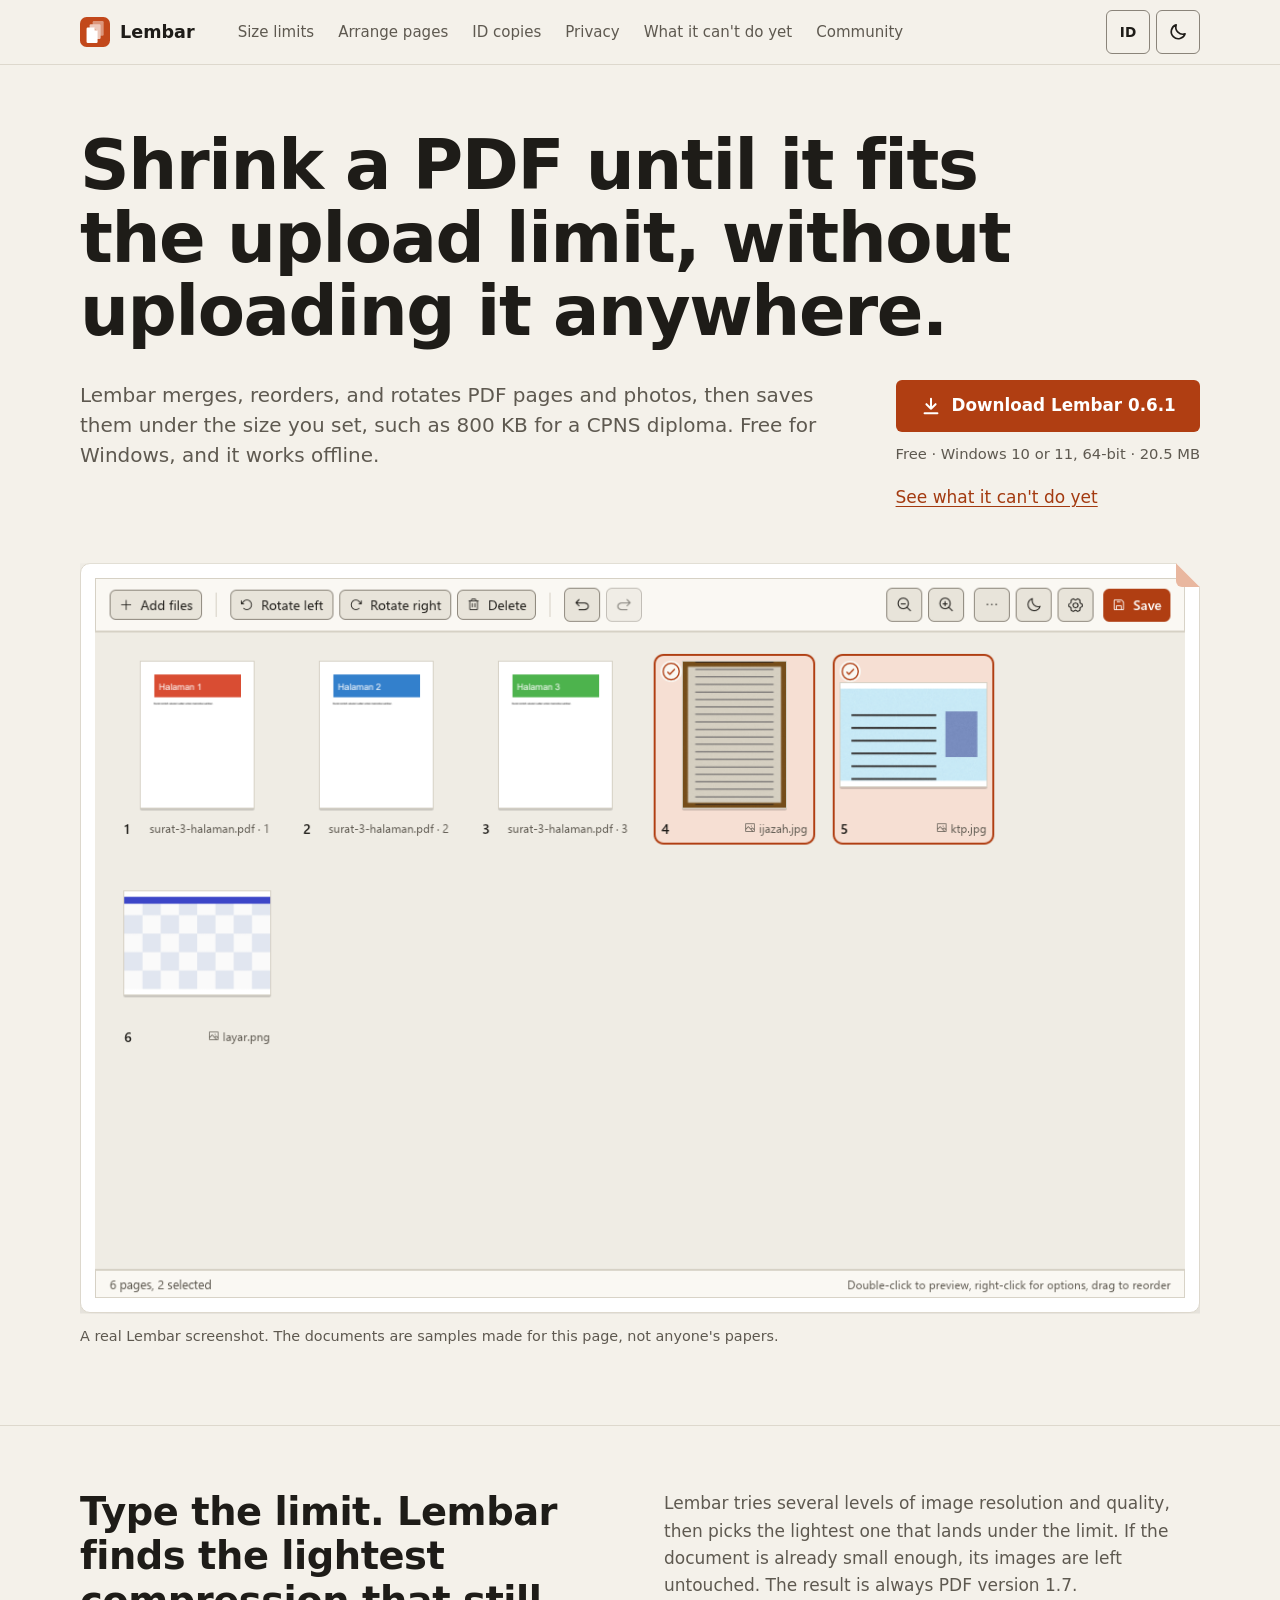
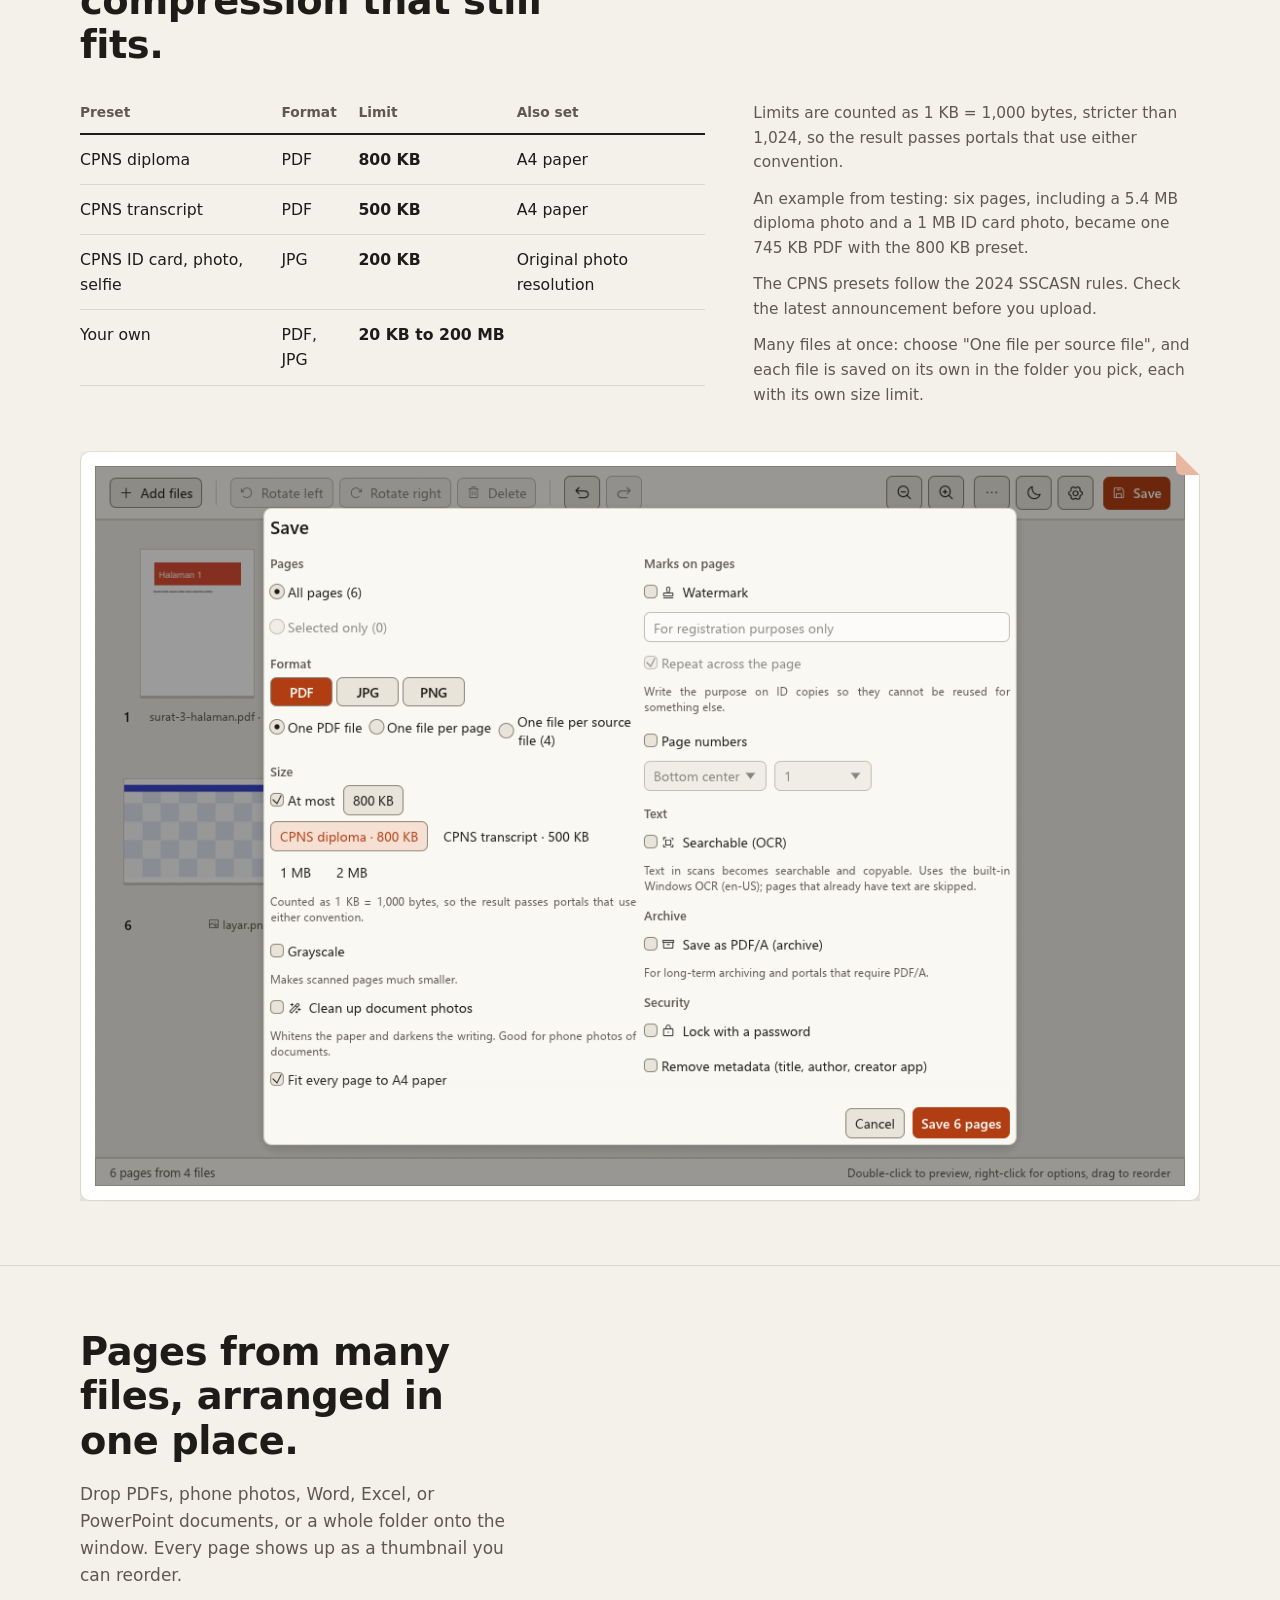
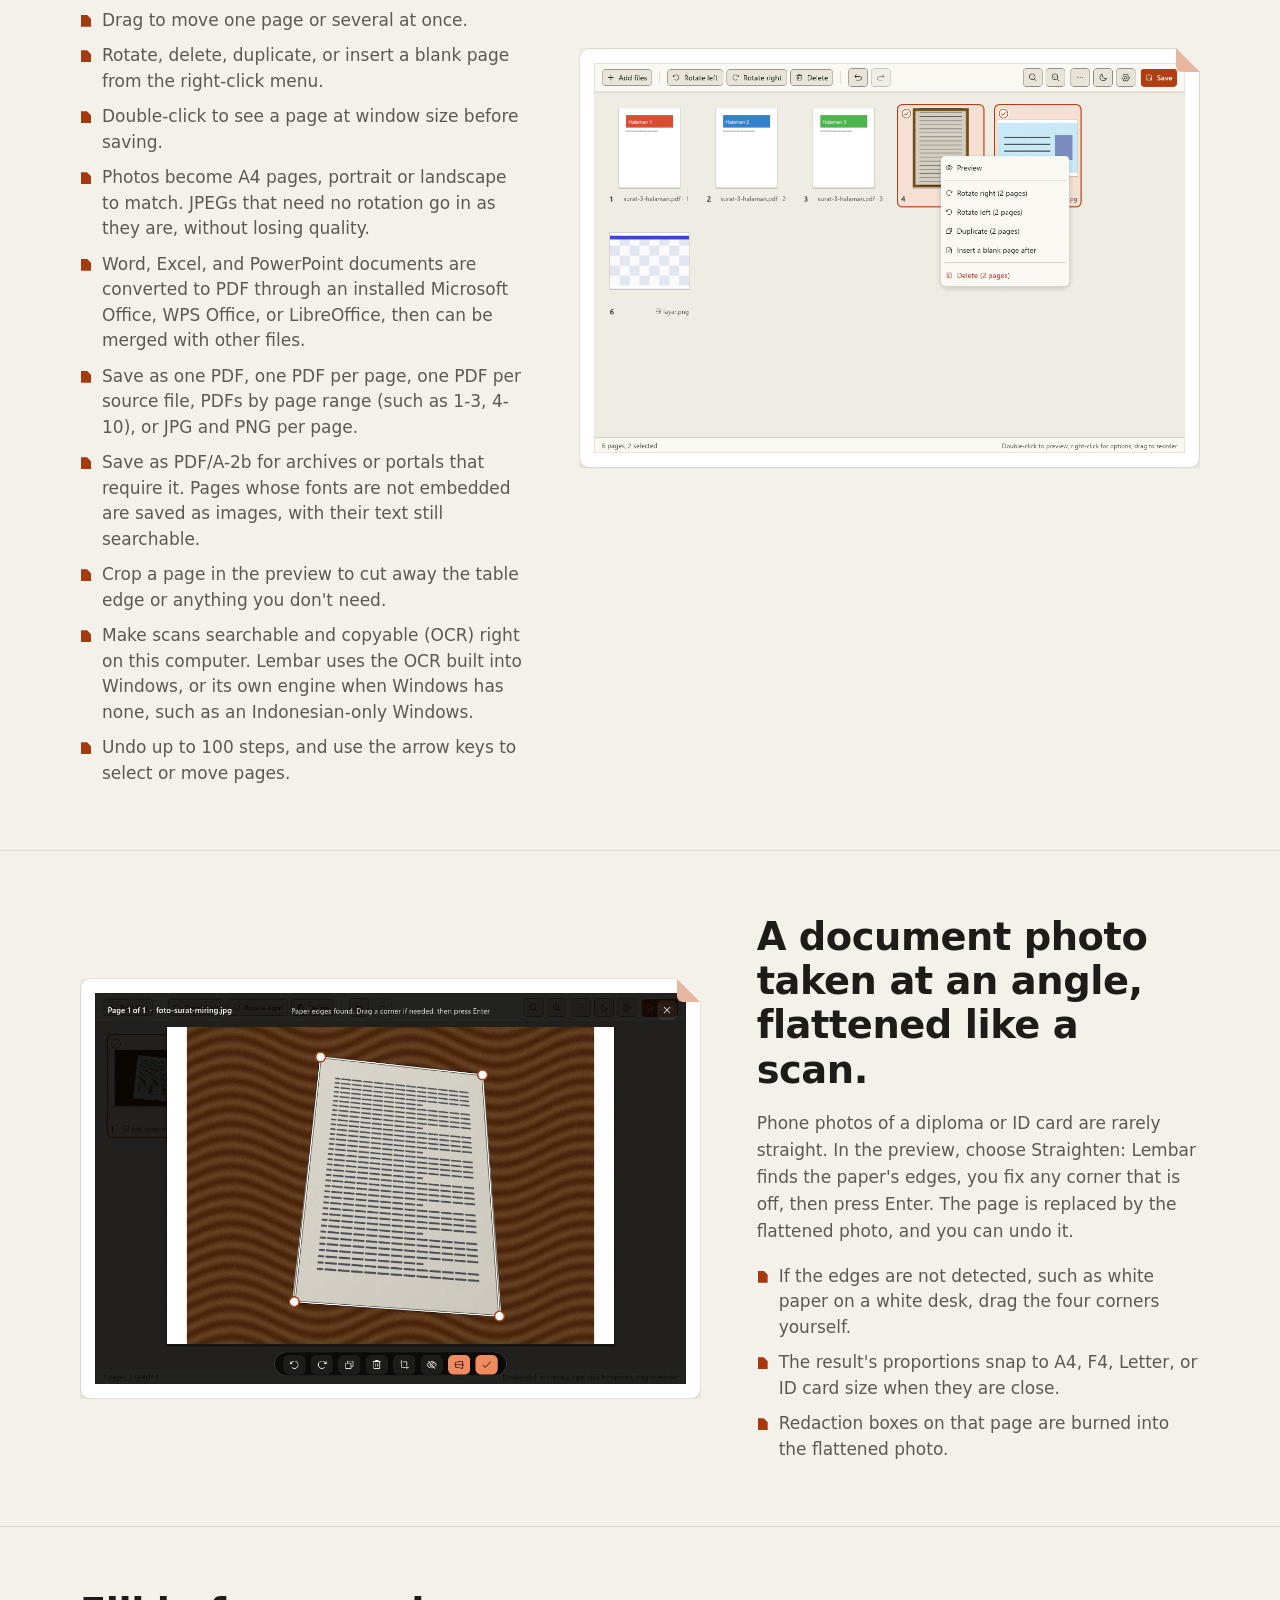
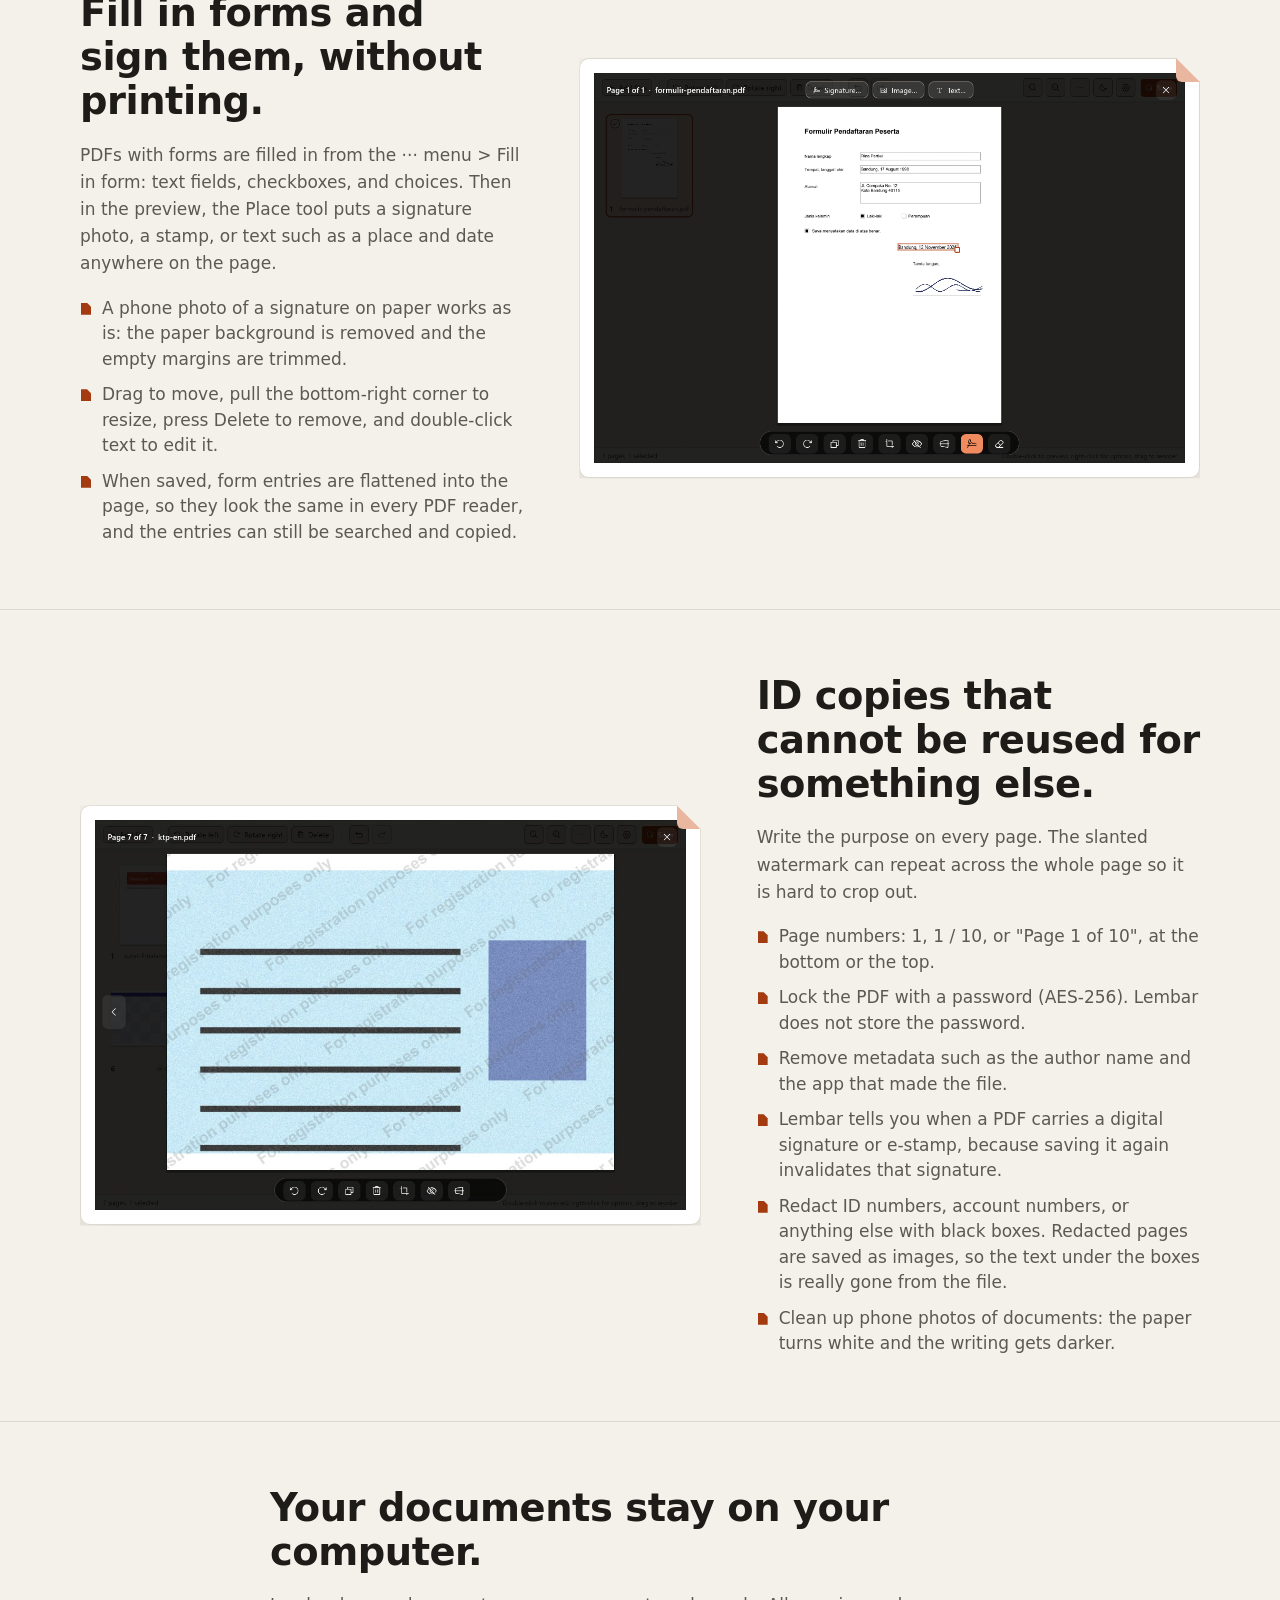
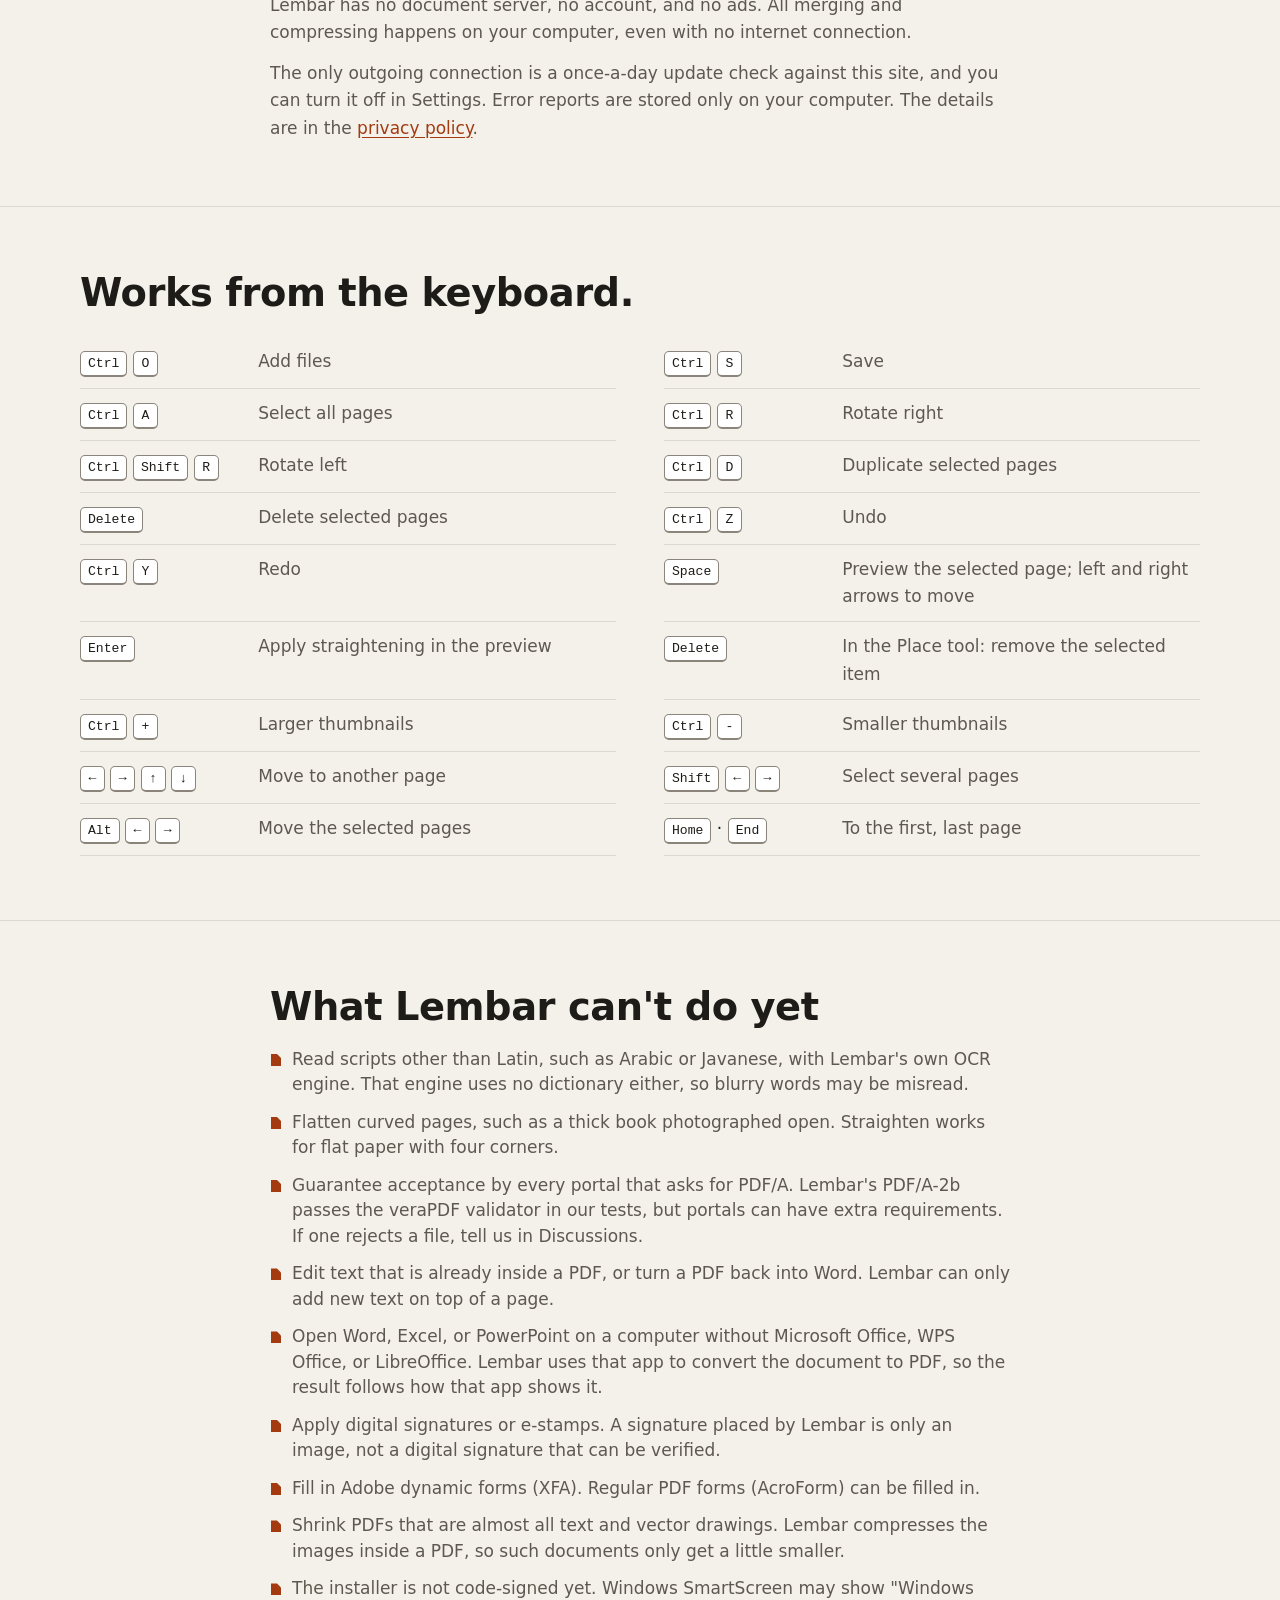
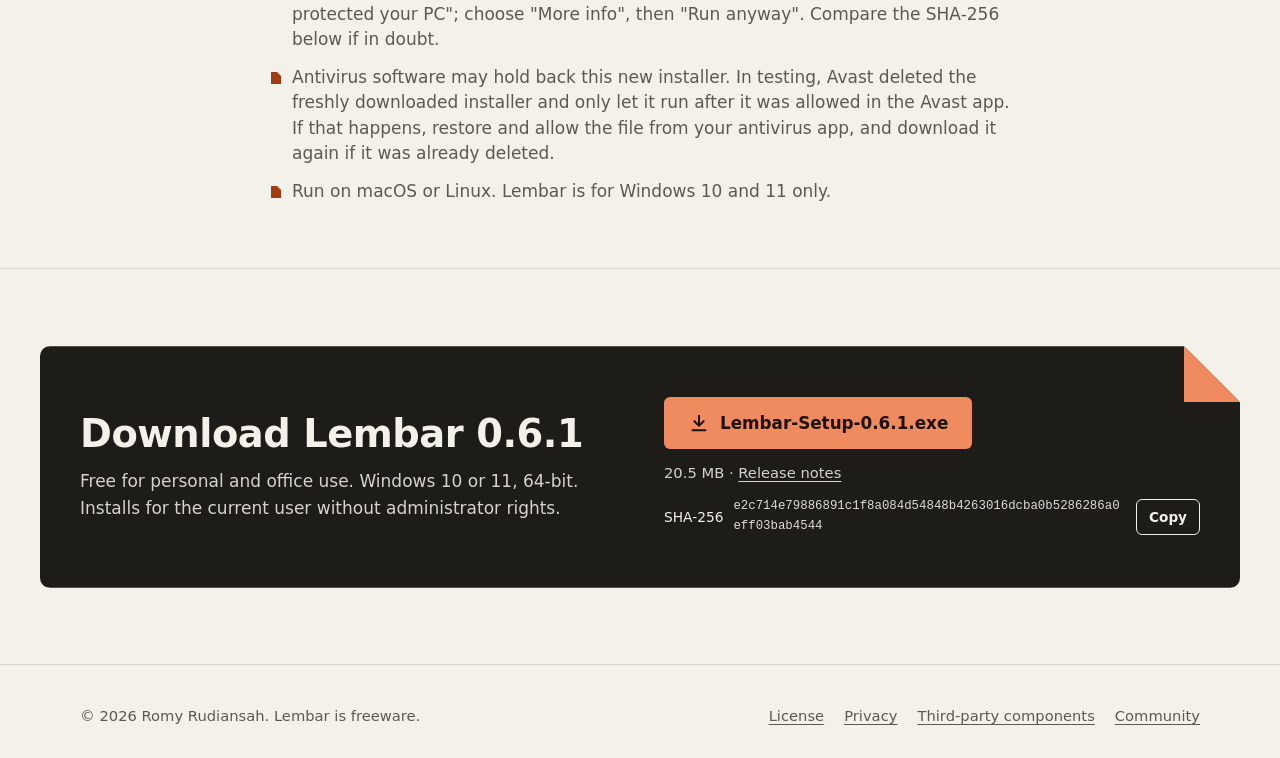
<file: index.html>
<!doctype html>
<html lang="id" data-lang="id">
<head>
  <meta charset="utf-8">
  <meta name="viewport" content="width=device-width, initial-scale=1">
  <title>Lembar: kompres PDF ke ukuran target, tanpa unggah</title>
  <meta name="description" content="Lembar menggabung, mengurutkan, dan memutar halaman PDF dan foto, lalu menyimpannya di bawah ukuran yang Anda tentukan. Gratis untuk Windows, berjalan tanpa internet.">
  <meta property="og:title" content="Lembar: kompres PDF ke ukuran target, tanpa unggah">
  <meta property="og:description" content="Gabung, urutkan, dan kompres PDF sampai muat batas unggahan. Freeware untuk Windows.">
  <meta property="og:type" content="website">
  <meta property="og:url" content="https://romyrudiansah.github.io/lembar/">
  <meta property="og:image" content="https://romyrudiansah.github.io/lembar/img/main-en.png">
  <meta name="theme-color" content="#F4F1EA">
  <link rel="icon" href="img/logo.svg" type="image/svg+xml">
  <link rel="icon" href="favicon.ico" sizes="any">
  <link rel="stylesheet" href="style.css">
  <script>
    // Bahasa dan tema dipilih sebelum halaman digambar supaya tidak berkedip.
    (function () {
      var d = document.documentElement, l = null, t = null;
      try { l = localStorage.getItem("lembar-lang"); t = localStorage.getItem("lembar-theme"); } catch (e) {}
      if (l !== "id" && l !== "en") l = /^id\b/i.test(navigator.language || "") ? "id" : "en";
      d.dataset.lang = l;
      d.lang = l;
      if (t === "dark") d.dataset.theme = "dark";
    })();
  </script>
</head>
<body>
<a class="skip" href="#isi"><span data-l="id">Langsung ke isi</span><span data-l="en">Skip to content</span></a>

<header class="top">
  <div class="wrap top-row">
    <a class="brand" href="./"><img src="img/logo.svg" alt="" width="30" height="30">Lembar</a>
    <nav class="nav" id="menu" aria-label="Menu">
      <a href="#batas"><span data-l="id">Batas ukuran</span><span data-l="en">Size limits</span></a>
      <a href="#susun"><span data-l="id">Susun halaman</span><span data-l="en">Arrange pages</span></a>
      <a href="#salinan"><span data-l="id">Salinan KTP</span><span data-l="en">ID copies</span></a>
      <a href="#privasi"><span data-l="id">Privasi</span><span data-l="en">Privacy</span></a>
      <a href="#belum"><span data-l="id">Yang belum bisa</span><span data-l="en">What it can't do yet</span></a>
      <a href="https://github.com/romyrudiansah/lembar/discussions"><span data-l="id">Komunitas</span><span data-l="en">Community</span></a>
    </nav>
    <div class="tools">
      <button class="tool" type="button" data-switch-lang>
        <span data-l="id" aria-label="Switch to English">EN</span><span data-l="en" aria-label="Ganti ke Bahasa Indonesia">ID</span>
      </button>
      <button class="tool tool-icon" type="button" data-switch-theme aria-pressed="false">
        <span class="sr-only"><span data-l="id">Mode gelap</span><span data-l="en">Dark mode</span></span>
        <svg class="i-moon" viewBox="0 0 24 24" aria-hidden="true"><path d="M20.5 14.2A8.5 8.5 0 0 1 9.8 3.5a8.5 8.5 0 1 0 10.7 10.7z"/></svg>
        <svg class="i-sun" viewBox="0 0 24 24" aria-hidden="true"><circle cx="12" cy="12" r="4"/><path d="M12 2.5v2M12 19.5v2M2.5 12h2M19.5 12h2M5.3 5.3l1.4 1.4M17.3 17.3l1.4 1.4M5.3 18.7l1.4-1.4M17.3 6.7l1.4-1.4"/></svg>
      </button>
      <button class="tool menu-btn" type="button" aria-expanded="false" aria-controls="menu" data-menu>Menu</button>
    </div>
  </div>
</header>

<main id="isi">
  <section class="hero">
    <div class="wrap">
      <h1>
        <span data-l="id">Kompres PDF sampai muat batas unggahan, tanpa mengunggahnya ke mana pun.</span>
        <span data-l="en">Shrink a PDF until it fits the upload limit, without uploading it anywhere.</span>
      </h1>
      <div class="hero-row">
        <p class="lead">
          <span data-l="id">Lembar menggabung, mengurutkan, dan memutar halaman PDF dan foto, lalu menyimpannya di bawah ukuran yang Anda tentukan, misalnya 800 KB untuk ijazah CPNS. Gratis untuk Windows dan berjalan tanpa internet.</span>
          <span data-l="en">Lembar merges, reorders, and rotates PDF pages and photos, then saves them under the size you set, such as 800 KB for a CPNS diploma. Free for Windows, and it works offline.</span>
        </p>
        <div class="hero-cta">
          <a class="btn btn-primary" href="https://github.com/romyrudiansah/lembar/releases/download/v0.6.1/Lembar-Setup-0.6.1.exe">
            <svg viewBox="0 0 24 24" aria-hidden="true"><path d="M12 4v11M7 10l5 5 5-5M5 20h14"/></svg>
            <span data-l="id">Unduh Lembar 0.6.1</span><span data-l="en">Download Lembar 0.6.1</span>
          </a>
          <p class="meta"><span data-l="id">Gratis · Windows 10 atau 11, 64-bit · 20.5 MB</span><span data-l="en">Free · Windows 10 or 11, 64-bit · 20.5 MB</span></p>
          <a class="text-link" href="#belum"><span data-l="id">Lihat yang belum bisa</span><span data-l="en">See what it can't do yet</span></a>
        </div>
      </div>
      <figure class="shot shot-hero">
        <img data-l="id" src="img/main-id.png" width="1120" height="740" fetchpriority="high" alt="Jendela Lembar berisi enam halaman: surat tiga halaman, foto ijazah, foto KTP, dan tangkapan layar. Dua halaman terpilih. Di kanan atas ada tombol Simpan.">
        <img data-l="en" src="img/main-en.png" width="1120" height="740" alt="The Lembar window with six pages: a three-page letter, a photo of a diploma, a photo of an ID card, and a screenshot. Two pages are selected. The Save button is at the top right.">
        <figcaption><span data-l="id">Tangkapan layar Lembar sungguhan. Dokumennya contoh buatan sendiri, bukan dokumen orang.</span><span data-l="en">A real Lembar screenshot. The documents are samples made for this page, not anyone's papers.</span></figcaption>
      </figure>
    </div>
  </section>

  <section class="sec" id="batas">
    <div class="wrap">
      <div class="fold-head">
        <h2><span data-l="id">Tulis batasnya. Lembar mencari kompresi paling ringan yang masih muat.</span><span data-l="en">Type the limit. Lembar finds the lightest compression that still fits.</span></h2>
        <p><span data-l="id">Lembar mencoba beberapa tingkat resolusi dan mutu gambar, lalu memilih tingkat paling ringan yang hasilnya di bawah batas. Bila dokumen sudah cukup kecil, gambarnya tidak disentuh sama sekali. Hasil selalu PDF versi 1.7.</span><span data-l="en">Lembar tries several levels of image resolution and quality, then picks the lightest one that lands under the limit. If the document is already small enough, its images are left untouched. The result is always PDF version 1.7.</span></p>
      </div>
      <div class="limits">
        <table>
          <caption class="sr-only"><span data-l="id">Preset batas ukuran di Lembar</span><span data-l="en">Size presets in Lembar</span></caption>
          <thead>
            <tr><th scope="col"><span data-l="id">Preset</span><span data-l="en">Preset</span></th><th scope="col">Format</th><th scope="col"><span data-l="id">Batas</span><span data-l="en">Limit</span></th><th scope="col"><span data-l="id">Ikut diatur</span><span data-l="en">Also set</span></th></tr>
          </thead>
          <tbody>
            <tr><td><span data-l="id">Ijazah CPNS</span><span data-l="en">CPNS diploma</span></td><td>PDF</td><td>800 KB</td><td><span data-l="id">Kertas A4</span><span data-l="en">A4 paper</span></td></tr>
            <tr><td><span data-l="id">Transkrip CPNS</span><span data-l="en">CPNS transcript</span></td><td>PDF</td><td>500 KB</td><td><span data-l="id">Kertas A4</span><span data-l="en">A4 paper</span></td></tr>
            <tr><td><span data-l="id">KTP, pas foto, swafoto CPNS</span><span data-l="en">CPNS ID card, photo, selfie</span></td><td>JPG</td><td>200 KB</td><td><span data-l="id">Resolusi asli foto</span><span data-l="en">Original photo resolution</span></td></tr>
            <tr><td><span data-l="id">Bebas</span><span data-l="en">Your own</span></td><td>PDF, JPG</td><td><span data-l="id">20 KB sampai 200 MB</span><span data-l="en">20 KB to 200 MB</span></td><td>&nbsp;</td></tr>
          </tbody>
        </table>
        <div class="limits-notes">
          <p><span data-l="id">Batas dihitung 1 KB = 1.000 byte, lebih ketat daripada 1.024, jadi hasilnya lolos portal yang memakai hitungan mana pun.</span><span data-l="en">Limits are counted as 1 KB = 1,000 bytes, stricter than 1,024, so the result passes portals that use either convention.</span></p>
          <p><span data-l="id">Contoh dari pengujian: enam halaman, termasuk foto ijazah 5,4 MB dan foto KTP 1 MB, menjadi satu PDF 745 KB dengan preset 800 KB.</span><span data-l="en">An example from testing: six pages, including a 5.4 MB diploma photo and a 1 MB ID card photo, became one 745 KB PDF with the 800 KB preset.</span></p>
          <p><span data-l="id">Preset CPNS mengikuti ketentuan SSCASN 2024. Periksa pengumuman terbaru sebelum mengunggah.</span><span data-l="en">The CPNS presets follow the 2024 SSCASN rules. Check the latest announcement before you upload.</span></p>
          <p><span data-l="id">Banyak file sekaligus: pilih "Satu file per file asal", dan tiap file disimpan sendiri di folder pilihan dengan batas ukurannya masing-masing.</span><span data-l="en">Many files at once: choose "One file per source file", and each file is saved on its own in the folder you pick, each with its own size limit.</span></p>
        </div>
      </div>
      <figure class="shot shot-wide">
        <img data-l="id" src="img/save-id.png" width="1120" height="740" loading="lazy" alt="Dialog Simpan Lembar. Kolom kiri: pilihan halaman, format PDF, JPG, atau PNG, satu file, per halaman, atau per file asal, batas ukuran dengan preset Ijazah CPNS 800 KB dan Transkrip CPNS 500 KB, hitam-putih, perjelas foto dokumen, dan kertas A4. Kolom kanan: watermark, nomor halaman, OCR, PDF/A untuk arsip, kata sandi, dan hapus metadata.">
        <img data-l="en" src="img/save-en.png" width="1120" height="740" loading="lazy" alt="The Lembar Save dialog. Left column: page choice, PDF, JPG, or PNG format, one file, per page, or per source file, a size limit with CPNS diploma 800 KB and CPNS transcript 500 KB presets, grayscale, document photo cleanup, and A4 paper. Right column: watermark, page numbers, OCR, PDF/A for archiving, password, and metadata removal.">
      </figure>
    </div>
  </section>

  <section class="sec" id="susun">
    <div class="wrap split">
      <div class="split-text">
        <h2><span data-l="id">Halaman dari banyak file, disusun di satu tempat.</span><span data-l="en">Pages from many files, arranged in one place.</span></h2>
        <p><span data-l="id">Seret PDF, foto dari ponsel, dokumen Word, Excel, atau PowerPoint, atau satu folder sekaligus ke jendela. Setiap halaman muncul sebagai gambar kecil yang bisa diurutkan.</span><span data-l="en">Drop PDFs, phone photos, Word, Excel, or PowerPoint documents, or a whole folder onto the window. Every page shows up as a thumbnail you can reorder.</span></p>
        <ul>
          <li><span data-l="id">Seret untuk memindah satu atau beberapa halaman sekaligus.</span><span data-l="en">Drag to move one page or several at once.</span></li>
          <li><span data-l="id">Putar, hapus, duplikat, atau sisipkan halaman kosong dari menu klik kanan.</span><span data-l="en">Rotate, delete, duplicate, or insert a blank page from the right-click menu.</span></li>
          <li><span data-l="id">Klik dua kali untuk melihat halaman sebesar jendela sebelum disimpan.</span><span data-l="en">Double-click to see a page at window size before saving.</span></li>
          <li><span data-l="id">Foto menjadi halaman A4, tegak atau mendatar mengikuti fotonya. JPEG yang tidak perlu diputar masuk apa adanya, tanpa turun mutu.</span><span data-l="en">Photos become A4 pages, portrait or landscape to match. JPEGs that need no rotation go in as they are, without losing quality.</span></li>
          <li><span data-l="id">Dokumen Word, Excel, dan PowerPoint diubah ke PDF lewat Microsoft Office, WPS Office, atau LibreOffice yang sudah terpasang, lalu bisa digabung dengan file lain.</span><span data-l="en">Word, Excel, and PowerPoint documents are converted to PDF through an installed Microsoft Office, WPS Office, or LibreOffice, then can be merged with other files.</span></li>
          <li><span data-l="id">Simpan sebagai satu PDF, satu PDF per halaman, satu PDF per file asal, PDF per rentang halaman (misalnya 1-3, 4-10), atau JPG dan PNG per halaman.</span><span data-l="en">Save as one PDF, one PDF per page, one PDF per source file, PDFs by page range (such as 1-3, 4-10), or JPG and PNG per page.</span></li>
          <li><span data-l="id">Simpan sebagai PDF/A-2b untuk arsip atau portal yang memintanya. Halaman yang fontnya tidak tertanam disimpan sebagai gambar, dengan teksnya tetap bisa dicari.</span><span data-l="en">Save as PDF/A-2b for archives or portals that require it. Pages whose fonts are not embedded are saved as images, with their text still searchable.</span></li>
          <li><span data-l="id">Potong halaman di pratinjau untuk membuang tepi meja atau bagian yang tidak perlu.</span><span data-l="en">Crop a page in the preview to cut away the table edge or anything you don't need.</span></li>
          <li><span data-l="id">Jadikan hasil pindai bisa dicari dan disalin (OCR) langsung di komputer ini. Lembar memakai OCR bawaan Windows, atau mesinnya sendiri bila Windows tidak punya, misalnya Windows yang hanya berbahasa Indonesia.</span><span data-l="en">Make scans searchable and copyable (OCR) right on this computer. Lembar uses the OCR built into Windows, or its own engine when Windows has none, such as an Indonesian-only Windows.</span></li>
          <li><span data-l="id">Urungkan sampai 100 langkah, dan pakai panah keyboard untuk memilih atau memindah halaman.</span><span data-l="en">Undo up to 100 steps, and use the arrow keys to select or move pages.</span></li>
        </ul>
      </div>
      <figure class="shot">
        <img data-l="id" src="img/arrange-id.png" width="1120" height="740" loading="lazy" alt="Grid halaman Lembar dengan menu klik kanan terbuka: Pratinjau, Putar kanan, Putar kiri, Duplikat, Sisipkan halaman kosong setelahnya, dan Hapus.">
        <img data-l="en" src="img/arrange-en.png" width="1120" height="740" loading="lazy" alt="The Lembar page grid with the right-click menu open: Preview, Rotate right, Rotate left, Duplicate, Insert a blank page after, and Delete.">
      </figure>
    </div>
  </section>

  <section class="sec" id="luruskan">
    <div class="wrap split split-flip">
      <figure class="shot">
        <img data-l="id" src="img/straighten-id.jpg" width="1120" height="740" loading="lazy" alt="Pratinjau foto surat yang diambil miring di atas meja kayu. Alat Luruskan aktif: empat titik putih menandai sudut kertas yang ditemukan otomatis, dengan petunjuk 'Tepi kertas ketemu. Seret sudut bila perlu, lalu tekan Enter'.">
        <img data-l="en" src="img/straighten-en.jpg" width="1120" height="740" loading="lazy" alt="A preview of a letter photographed at an angle on a wooden desk. The Straighten tool is active: four white dots mark the paper corners found automatically, with the hint 'Paper edges found. Drag a corner if needed, then press Enter'.">
      </figure>
      <div class="split-text">
        <h2><span data-l="id">Foto dokumen yang miring, jadi lurus seperti hasil pindai.</span><span data-l="en">A document photo taken at an angle, flattened like a scan.</span></h2>
        <p><span data-l="id">Foto ijazah atau KTP dari ponsel jarang lurus. Di pratinjau, pilih Luruskan: Lembar mencari tepi kertas, Anda membetulkan sudut yang meleset, lalu tekan Enter. Halaman itu diganti foto yang sudah lurus, dan bisa diurungkan.</span><span data-l="en">Phone photos of a diploma or ID card are rarely straight. In the preview, choose Straighten: Lembar finds the paper's edges, you fix any corner that is off, then press Enter. The page is replaced by the flattened photo, and you can undo it.</span></p>
        <ul>
          <li><span data-l="id">Bila tepi kertas tidak terdeteksi, misalnya kertas putih di meja putih, seret keempat sudutnya sendiri.</span><span data-l="en">If the edges are not detected, such as white paper on a white desk, drag the four corners yourself.</span></li>
          <li><span data-l="id">Rasio hasil dibulatkan ke A4, F4, Letter, atau ukuran KTP bila sudah dekat.</span><span data-l="en">The result's proportions snap to A4, F4, Letter, or ID card size when they are close.</span></li>
          <li><span data-l="id">Kotak sensor di halaman itu ikut menyatu ke foto hasil pelurusan.</span><span data-l="en">Redaction boxes on that page are burned into the flattened photo.</span></li>
        </ul>
      </div>
    </div>
  </section>

  <section class="sec" id="tempel">
    <div class="wrap split">
      <div class="split-text">
        <h2><span data-l="id">Isi formulir dan bubuhkan tanda tangan, tanpa mencetak.</span><span data-l="en">Fill in forms and sign them, without printing.</span></h2>
        <p><span data-l="id">PDF berformulir diisi lewat menu ··· &gt; Isi formulir: kolom teks, centang, dan pilihan. Lalu di pratinjau, alat Tempel menaruh foto tanda tangan, cap, atau teks seperti tempat dan tanggal di mana saja di halaman.</span><span data-l="en">PDFs with forms are filled in from the ··· menu &gt; Fill in form: text fields, checkboxes, and choices. Then in the preview, the Place tool puts a signature photo, a stamp, or text such as a place and date anywhere on the page.</span></p>
        <ul>
          <li><span data-l="id">Foto tanda tangan di kertas dari ponsel bisa langsung dipakai: latar kertasnya dibuang, tepi kosongnya dipangkas.</span><span data-l="en">A phone photo of a signature on paper works as is: the paper background is removed and the empty margins are trimmed.</span></li>
          <li><span data-l="id">Seret untuk menggeser, tarik pojok kanan bawah untuk mengubah ukuran, Delete untuk menghapus, dan klik dua kali pada teks untuk mengubahnya.</span><span data-l="en">Drag to move, pull the bottom-right corner to resize, press Delete to remove, and double-click text to edit it.</span></li>
          <li><span data-l="id">Saat disimpan, isian formulir diratakan jadi bagian halaman, jadi tampil sama di semua aplikasi pembaca PDF, dan isiannya tetap bisa dicari dan disalin.</span><span data-l="en">When saved, form entries are flattened into the page, so they look the same in every PDF reader, and the entries can still be searched and copied.</span></li>
        </ul>
      </div>
      <figure class="shot">
        <img data-l="id" src="img/place-id.png" width="1120" height="740" loading="lazy" alt="Pratinjau formulir pendaftaran yang sudah diisi: nama, tempat dan tanggal lahir, alamat, jenis kelamin, dan pernyataan yang dicentang. Alat Tempel aktif dengan tombol Tanda tangan, Gambar, dan Teks di atas; tanda tangan biru tertempel di atas garis tanda tangan, dan teks 'Bandung, 12 November 2026' terpilih.">
        <img data-l="en" src="img/place-en.png" width="1120" height="740" loading="lazy" alt="A preview of a filled-in registration form: name, place and date of birth, address, sex, and a checked declaration. The Place tool is active with the Signature, Image, and Text buttons at the top; a blue signature sits on the signature line, and the text 'Bandung, 12 November 2026' is selected.">
      </figure>
    </div>
  </section>

  <section class="sec" id="salinan">
    <div class="wrap split split-flip">
      <figure class="shot">
        <img data-l="id" src="img/watermark-id.jpg" width="1120" height="740" loading="lazy" alt="Pratinjau satu halaman di Lembar dengan watermark miring 'Hanya untuk keperluan pendaftaran' yang diulang di seluruh halaman.">
        <img data-l="en" src="img/watermark-en.jpg" width="1120" height="740" loading="lazy" alt="A single-page preview in Lembar with a slanted 'For registration purposes only' watermark repeated across the page.">
      </figure>
      <div class="split-text">
        <h2><span data-l="id">Salinan KTP yang tidak bisa dipakai untuk keperluan lain.</span><span data-l="en">ID copies that cannot be reused for something else.</span></h2>
        <p><span data-l="id">Tulis tujuannya di setiap halaman. Watermark miring bisa diulang di seluruh halaman supaya sulit dipotong.</span><span data-l="en">Write the purpose on every page. The slanted watermark can repeat across the whole page so it is hard to crop out.</span></p>
        <ul>
          <li><span data-l="id">Nomor halaman: 1, 1 / 10, atau "Halaman 1 dari 10", di bawah atau di atas.</span><span data-l="en">Page numbers: 1, 1 / 10, or "Page 1 of 10", at the bottom or the top.</span></li>
          <li><span data-l="id">Kunci PDF dengan kata sandi (AES-256). Lembar tidak menyimpan kata sandinya.</span><span data-l="en">Lock the PDF with a password (AES-256). Lembar does not store the password.</span></li>
          <li><span data-l="id">Hapus metadata seperti nama penulis dan aplikasi pembuat.</span><span data-l="en">Remove metadata such as the author name and the app that made the file.</span></li>
          <li><span data-l="id">Lembar memberi tahu bila sebuah PDF bertanda tangan digital atau e-meterai, karena menyimpannya ulang membatalkan tanda tangan itu.</span><span data-l="en">Lembar tells you when a PDF carries a digital signature or e-stamp, because saving it again invalidates that signature.</span></li>
          <li><span data-l="id">Sensor NIK, nomor rekening, atau bagian lain dengan kotak hitam. Halaman bersensor disimpan sebagai gambar, jadi teks di bawah kotak benar-benar hilang dari file.</span><span data-l="en">Redact ID numbers, account numbers, or anything else with black boxes. Redacted pages are saved as images, so the text under the boxes is really gone from the file.</span></li>
          <li><span data-l="id">Perjelas foto dokumen dari ponsel: kertas diputihkan dan tulisan dipertegas.</span><span data-l="en">Clean up phone photos of documents: the paper turns white and the writing gets darker.</span></li>
        </ul>
      </div>
    </div>
  </section>

  <section class="sec" id="privasi">
    <div class="wrap narrow">
      <h2><span data-l="id">Dokumen Anda tetap di komputer Anda.</span><span data-l="en">Your documents stay on your computer.</span></h2>
      <p><span data-l="id">Lembar tidak punya server dokumen, akun, atau iklan. Semua penggabungan dan kompresi terjadi di komputer Anda, juga saat tidak ada internet.</span><span data-l="en">Lembar has no document server, no account, and no ads. All merging and compressing happens on your computer, even with no internet connection.</span></p>
      <p><span data-l="id">Satu-satunya sambungan keluar adalah pemeriksaan pembaruan sekali sehari ke situs ini, dan bisa dimatikan di Pengaturan. Laporan galat hanya disimpan di komputer Anda. Rinciannya ada di <a href="privacy.html">kebijakan privasi</a>.</span><span data-l="en">The only outgoing connection is a once-a-day update check against this site, and you can turn it off in Settings. Error reports are stored only on your computer. The details are in the <a href="privacy.html">privacy policy</a>.</span></p>
    </div>
  </section>

  <section class="sec" id="keyboard">
    <div class="wrap">
      <h2><span data-l="id">Bisa dipakai dengan keyboard.</span><span data-l="en">Works from the keyboard.</span></h2>
      <dl class="keys">
        <div><dt><kbd>Ctrl</kbd> <kbd>O</kbd></dt><dd><span data-l="id">Tambah file</span><span data-l="en">Add files</span></dd></div>
        <div><dt><kbd>Ctrl</kbd> <kbd>S</kbd></dt><dd><span data-l="id">Simpan</span><span data-l="en">Save</span></dd></div>
        <div><dt><kbd>Ctrl</kbd> <kbd>A</kbd></dt><dd><span data-l="id">Pilih semua halaman</span><span data-l="en">Select all pages</span></dd></div>
        <div><dt><kbd>Ctrl</kbd> <kbd>R</kbd></dt><dd><span data-l="id">Putar kanan</span><span data-l="en">Rotate right</span></dd></div>
        <div><dt><kbd>Ctrl</kbd> <kbd>Shift</kbd> <kbd>R</kbd></dt><dd><span data-l="id">Putar kiri</span><span data-l="en">Rotate left</span></dd></div>
        <div><dt><kbd>Ctrl</kbd> <kbd>D</kbd></dt><dd><span data-l="id">Duplikat halaman terpilih</span><span data-l="en">Duplicate selected pages</span></dd></div>
        <div><dt><kbd>Delete</kbd></dt><dd><span data-l="id">Hapus halaman terpilih</span><span data-l="en">Delete selected pages</span></dd></div>
        <div><dt><kbd>Ctrl</kbd> <kbd>Z</kbd></dt><dd><span data-l="id">Urungkan</span><span data-l="en">Undo</span></dd></div>
        <div><dt><kbd>Ctrl</kbd> <kbd>Y</kbd></dt><dd><span data-l="id">Ulangi</span><span data-l="en">Redo</span></dd></div>
        <div><dt><kbd><span data-l="id">Spasi</span><span data-l="en">Space</span></kbd></dt><dd><span data-l="id">Pratinjau halaman terpilih; panah kiri dan kanan untuk berpindah</span><span data-l="en">Preview the selected page; left and right arrows to move</span></dd></div>
        <div><dt><kbd>Enter</kbd></dt><dd><span data-l="id">Terapkan pelurusan di pratinjau</span><span data-l="en">Apply straightening in the preview</span></dd></div>
        <div><dt><kbd>Delete</kbd></dt><dd><span data-l="id">Di alat Tempel: hapus tempelan yang dipilih</span><span data-l="en">In the Place tool: remove the selected item</span></dd></div>
        <div><dt><kbd>Ctrl</kbd> <kbd>+</kbd></dt><dd><span data-l="id">Perbesar gambar halaman</span><span data-l="en">Larger thumbnails</span></dd></div>
        <div><dt><kbd>Ctrl</kbd> <kbd>-</kbd></dt><dd><span data-l="id">Perkecil gambar halaman</span><span data-l="en">Smaller thumbnails</span></dd></div>
        <div><dt><kbd>←</kbd> <kbd>→</kbd> <kbd>↑</kbd> <kbd>↓</kbd></dt><dd><span data-l="id">Pindah ke halaman lain</span><span data-l="en">Move to another page</span></dd></div>
        <div><dt><kbd>Shift</kbd> <kbd>←</kbd> <kbd>→</kbd></dt><dd><span data-l="id">Pilih beberapa halaman</span><span data-l="en">Select several pages</span></dd></div>
        <div><dt><kbd>Alt</kbd> <kbd>←</kbd> <kbd>→</kbd></dt><dd><span data-l="id">Pindahkan halaman terpilih</span><span data-l="en">Move the selected pages</span></dd></div>
        <div><dt><kbd>Home</kbd> · <kbd>End</kbd></dt><dd><span data-l="id">Ke halaman pertama, terakhir</span><span data-l="en">To the first, last page</span></dd></div>
      </dl>
    </div>
  </section>

  <section class="sec" id="belum">
    <div class="wrap narrow">
      <h2><span data-l="id">Yang belum bisa dilakukan Lembar</span><span data-l="en">What Lembar can't do yet</span></h2>
      <ul class="gaps">
        <li><span data-l="id">Membaca huruf selain Latin, misalnya Arab atau aksara Jawa, dengan mesin OCR bawaan Lembar. Mesin itu juga tidak memakai kamus, jadi kata yang hurufnya buram bisa terbaca keliru.</span><span data-l="en">Read scripts other than Latin, such as Arabic or Javanese, with Lembar's own OCR engine. That engine uses no dictionary either, so blurry words may be misread.</span></li>
        <li><span data-l="id">Meluruskan halaman yang melengkung, misalnya buku tebal yang difoto terbuka. Luruskan bekerja untuk kertas datar dengan empat sudut.</span><span data-l="en">Flatten curved pages, such as a thick book photographed open. Straighten works for flat paper with four corners.</span></li>
        <li><span data-l="id">Menjamin diterima semua portal yang meminta PDF/A. PDF/A-2b dari Lembar lolos validator veraPDF dalam uji kami, tetapi portal bisa punya syarat tambahan. Bila ada yang menolak, ceritakan di Diskusi.</span><span data-l="en">Guarantee acceptance by every portal that asks for PDF/A. Lembar's PDF/A-2b passes the veraPDF validator in our tests, but portals can have extra requirements. If one rejects a file, tell us in Discussions.</span></li>
        <li><span data-l="id">Mengedit tulisan yang sudah ada di dalam PDF, atau mengubah PDF kembali menjadi Word. Lembar hanya bisa menambahkan teks baru di atas halaman.</span><span data-l="en">Edit text that is already inside a PDF, or turn a PDF back into Word. Lembar can only add new text on top of a page.</span></li>
        <li><span data-l="id">Membuka Word, Excel, atau PowerPoint di komputer tanpa Microsoft Office, WPS Office, atau LibreOffice. Lembar memakai aplikasi itu untuk mengubah dokumen ke PDF, jadi hasilnya mengikuti tampilan di aplikasi tersebut.</span><span data-l="en">Open Word, Excel, or PowerPoint on a computer without Microsoft Office, WPS Office, or LibreOffice. Lembar uses that app to convert the document to PDF, so the result follows how that app shows it.</span></li>
        <li><span data-l="id">Membubuhkan tanda tangan digital atau e-meterai. Tanda tangan yang ditempel Lembar hanyalah gambar, bukan tanda tangan digital yang bisa diverifikasi.</span><span data-l="en">Apply digital signatures or e-stamps. A signature placed by Lembar is only an image, not a digital signature that can be verified.</span></li>
        <li><span data-l="id">Mengisi formulir dinamis Adobe (XFA). Formulir PDF biasa (AcroForm) bisa diisi.</span><span data-l="en">Fill in Adobe dynamic forms (XFA). Regular PDF forms (AcroForm) can be filled in.</span></li>
        <li><span data-l="id">Mengecilkan PDF yang isinya hampir semua teks dan gambar vektor. Lembar mengompres gambar di dalam PDF, jadi dokumen seperti itu hanya mengecil sedikit.</span><span data-l="en">Shrink PDFs that are almost all text and vector drawings. Lembar compresses the images inside a PDF, so such documents only get a little smaller.</span></li>
        <li><span data-l="id">Installer belum bertanda tangan kode. Windows SmartScreen bisa menampilkan "Windows protected your PC"; pilih "More info", lalu "Run anyway". Bandingkan SHA-256 di bawah bila ragu.</span><span data-l="en">The installer is not code-signed yet. Windows SmartScreen may show "Windows protected your PC"; choose "More info", then "Run anyway". Compare the SHA-256 below if in doubt.</span></li>
        <li><span data-l="id">Antivirus bisa menahan installer yang masih baru ini. Saat diuji, Avast menghapus installer yang baru diunduh dan baru membiarkannya setelah diizinkan dari aplikasi Avast. Bila itu terjadi, pulihkan dan izinkan file itu dari aplikasi antivirus Anda, lalu unduh ulang bila filenya sudah terhapus.</span><span data-l="en">Antivirus software may hold back this new installer. In testing, Avast deleted the freshly downloaded installer and only let it run after it was allowed in the Avast app. If that happens, restore and allow the file from your antivirus app, and download it again if it was already deleted.</span></li>
        <li><span data-l="id">Berjalan di macOS atau Linux. Lembar hanya untuk Windows 10 dan 11.</span><span data-l="en">Run on macOS or Linux. Lembar is for Windows 10 and 11 only.</span></li>
      </ul>
    </div>
  </section>

  <section class="get" id="unduh">
    <div class="wrap get-sheet">
      <div>
        <h2><span data-l="id">Unduh Lembar 0.6.1</span><span data-l="en">Download Lembar 0.6.1</span></h2>
        <p><span data-l="id">Gratis untuk pemakaian pribadi maupun kantor. Windows 10 atau 11, 64-bit. Dipasang untuk pengguna ini tanpa hak administrator.</span><span data-l="en">Free for personal and office use. Windows 10 or 11, 64-bit. Installs for the current user without administrator rights.</span></p>
      </div>
      <div class="get-cta">
        <a class="btn btn-ink" href="https://github.com/romyrudiansah/lembar/releases/download/v0.6.1/Lembar-Setup-0.6.1.exe">
          <svg viewBox="0 0 24 24" aria-hidden="true"><path d="M12 4v11M7 10l5 5 5-5M5 20h14"/></svg>
          <span>Lembar-Setup-0.6.1.exe</span>
        </a>
        <p class="meta-ink">20.5 MB · <a href="https://github.com/romyrudiansah/lembar/releases"><span data-l="id">Catatan rilis</span><span data-l="en">Release notes</span></a></p>
        <div class="sha">
          <span>SHA-256</span>
          <code id="sha">e2c714e79886891c1f8a084d54848b4263016dcba0b5286286a0eff03bab4544</code>
          <button type="button" class="copy" data-copy="sha"><span data-l="id">Salin</span><span data-l="en">Copy</span></button>
        </div>
      </div>
    </div>
  </section>
</main>

<footer class="foot">
  <div class="wrap foot-row">
    <p>© 2026 Romy Rudiansah. <span data-l="id">Lembar adalah freeware.</span><span data-l="en">Lembar is freeware.</span></p>
    <nav aria-label="Footer">
      <a href="LICENSE.txt"><span data-l="id">Lisensi</span><span data-l="en">License</span></a>
      <a href="privacy.html"><span data-l="id">Privasi</span><span data-l="en">Privacy</span></a>
      <a href="THIRD-PARTY-NOTICES.txt"><span data-l="id">Komponen pihak ketiga</span><span data-l="en">Third-party components</span></a>
      <a href="https://github.com/romyrudiansah/lembar/discussions"><span data-l="id">Komunitas</span><span data-l="en">Community</span></a>
    </nav>
  </div>
</footer>
<script src="site.js"></script>
</body>
</html>
</file>
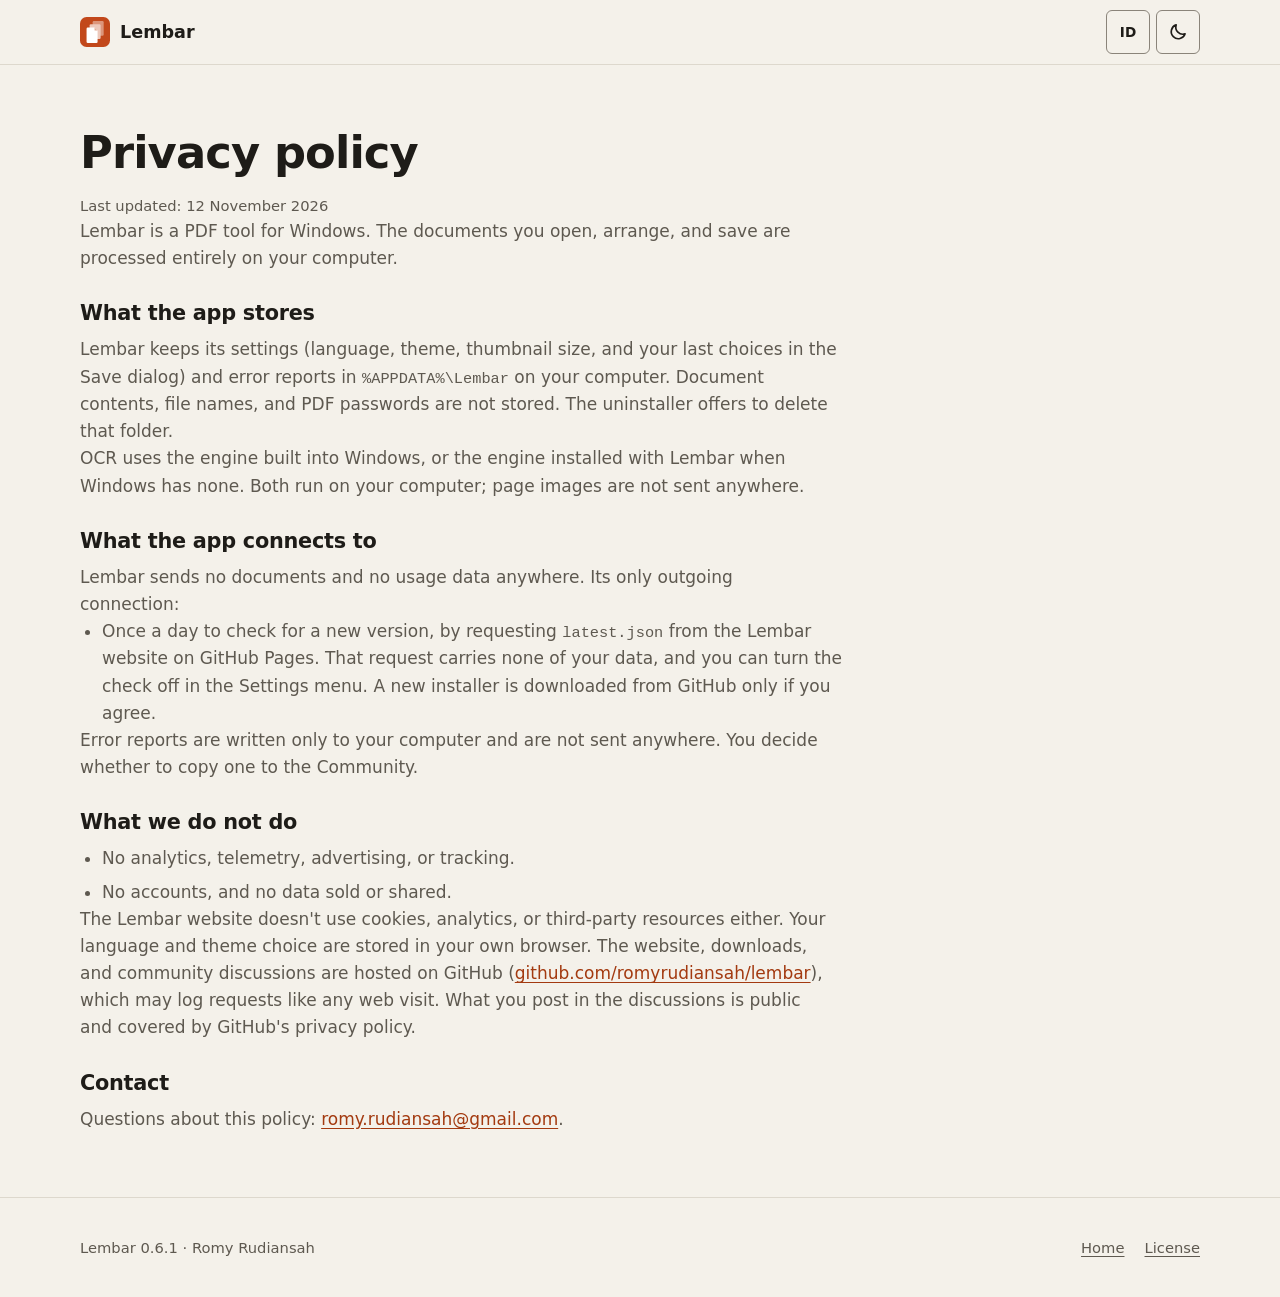
<file: privacy.html>
<!doctype html>
<html lang="id" data-lang="id">
<head>
  <meta charset="utf-8">
  <meta name="viewport" content="width=device-width, initial-scale=1">
  <title>Privasi Lembar</title>
  <meta name="description" content="Kebijakan privasi Lembar: dokumen diproses di komputer Anda, tanpa akun, tanpa analitik.">
  <meta name="theme-color" content="#F4F1EA">
  <link rel="icon" href="img/logo.svg" type="image/svg+xml">
  <link rel="icon" href="favicon.ico" sizes="any">
  <link rel="stylesheet" href="style.css">
  <script>
    (function () {
      var d = document.documentElement, l = null, t = null;
      try { l = localStorage.getItem("lembar-lang"); t = localStorage.getItem("lembar-theme"); } catch (e) {}
      if (l !== "id" && l !== "en") l = /^id\b/i.test(navigator.language || "") ? "id" : "en";
      d.dataset.lang = l;
      d.lang = l;
      if (t === "dark") d.dataset.theme = "dark";
    })();
  </script>
</head>
<body>
<a class="skip" href="#isi"><span data-l="id">Langsung ke isi</span><span data-l="en">Skip to content</span></a>

<header class="top">
  <div class="wrap top-row">
    <a class="brand" href="./"><img src="img/logo.svg" alt="" width="30" height="30">Lembar</a>
    <div class="tools">
      <button class="tool" type="button" data-switch-lang>
        <span data-l="id" aria-label="Switch to English">EN</span><span data-l="en" aria-label="Ganti ke Bahasa Indonesia">ID</span>
      </button>
      <button class="tool tool-icon" type="button" data-switch-theme aria-pressed="false">
        <span class="sr-only"><span data-l="id">Mode gelap</span><span data-l="en">Dark mode</span></span>
        <svg class="i-moon" viewBox="0 0 24 24" aria-hidden="true"><path d="M20.5 14.2A8.5 8.5 0 0 1 9.8 3.5a8.5 8.5 0 1 0 10.7 10.7z"/></svg>
        <svg class="i-sun" viewBox="0 0 24 24" aria-hidden="true"><circle cx="12" cy="12" r="4"/><path d="M12 2.5v2M12 19.5v2M2.5 12h2M19.5 12h2M5.3 5.3l1.4 1.4M17.3 17.3l1.4 1.4M5.3 18.7l1.4-1.4M17.3 6.7l1.4-1.4"/></svg>
      </button>
    </div>
  </div>
</header>

<main id="isi" class="doc wrap">
  <h1><span data-l="id">Kebijakan privasi</span><span data-l="en">Privacy policy</span></h1>
  <p class="meta"><span data-l="id">Terakhir diperbarui: 12 November 2026</span><span data-l="en">Last updated: 12 November 2026</span></p>
  <p><span data-l="id">Lembar adalah alat PDF untuk Windows. Dokumen yang Anda buka, susun, dan simpan diproses seluruhnya di komputer Anda.</span><span data-l="en">Lembar is a PDF tool for Windows. The documents you open, arrange, and save are processed entirely on your computer.</span></p>

  <h2><span data-l="id">Data yang disimpan aplikasi</span><span data-l="en">What the app stores</span></h2>
  <p><span data-l="id">Lembar menyimpan pengaturan (bahasa, tema, ukuran gambar halaman, dan pilihan terakhir di dialog Simpan) serta laporan galat di <code>%APPDATA%\Lembar</code> di komputer Anda. Isi dokumen, nama file, dan kata sandi PDF tidak disimpan. Uninstaller menawarkan untuk menghapus folder itu.</span><span data-l="en">Lembar keeps its settings (language, theme, thumbnail size, and your last choices in the Save dialog) and error reports in <code>%APPDATA%\Lembar</code> on your computer. Document contents, file names, and PDF passwords are not stored. The uninstaller offers to delete that folder.</span></p>

  <p><span data-l="id">OCR memakai mesin bawaan Windows, atau mesin yang ikut terpasang bersama Lembar bila Windows tidak punya. Keduanya berjalan di komputer Anda; gambar halaman tidak dikirim ke mana pun.</span><span data-l="en">OCR uses the engine built into Windows, or the engine installed with Lembar when Windows has none. Both run on your computer; page images are not sent anywhere.</span></p>

  <h2><span data-l="id">Sambungan internet aplikasi</span><span data-l="en">What the app connects to</span></h2>
  <p><span data-l="id">Lembar tidak mengirim dokumen atau data pemakaian ke mana pun. Satu-satunya sambungan keluar:</span><span data-l="en">Lembar sends no documents and no usage data anywhere. Its only outgoing connection:</span></p>
  <ul>
    <li><span data-l="id">Sekali sehari untuk memeriksa versi baru, dengan meminta <code>latest.json</code> dari situs Lembar di GitHub Pages. Tidak ada data Anda di dalam permintaan itu, dan pemeriksaan ini bisa dimatikan di menu Pengaturan. Installer baru diunduh dari GitHub hanya bila Anda setuju.</span><span data-l="en">Once a day to check for a new version, by requesting <code>latest.json</code> from the Lembar website on GitHub Pages. That request carries none of your data, and you can turn the check off in the Settings menu. A new installer is downloaded from GitHub only if you agree.</span></li>
  </ul>
  <p><span data-l="id">Laporan galat ditulis hanya ke komputer Anda dan tidak dikirim ke mana pun. Anda sendiri yang memutuskan apakah menyalinnya ke Komunitas.</span><span data-l="en">Error reports are written only to your computer and are not sent anywhere. You decide whether to copy one to the Community.</span></p>

  <h2><span data-l="id">Yang tidak kami lakukan</span><span data-l="en">What we do not do</span></h2>
  <ul>
    <li><span data-l="id">Tidak ada analitik, telemetri, iklan, atau pelacakan.</span><span data-l="en">No analytics, telemetry, advertising, or tracking.</span></li>
    <li><span data-l="id">Tidak ada akun, dan tidak ada data yang dijual atau dibagikan.</span><span data-l="en">No accounts, and no data sold or shared.</span></li>
  </ul>
  <p><span data-l="id">Situs Lembar juga tidak memakai cookie, analitik, atau sumber dari pihak lain. Pilihan bahasa dan tema Anda disimpan di browser Anda sendiri. Situs, unduhan, dan diskusi komunitas berada di GitHub (<a href="https://github.com/romyrudiansah/lembar">github.com/romyrudiansah/lembar</a>), yang bisa mencatat permintaan seperti kunjungan web biasa. Yang Anda tulis di diskusi bersifat publik dan mengikuti kebijakan privasi GitHub.</span><span data-l="en">The Lembar website doesn't use cookies, analytics, or third-party resources either. Your language and theme choice are stored in your own browser. The website, downloads, and community discussions are hosted on GitHub (<a href="https://github.com/romyrudiansah/lembar">github.com/romyrudiansah/lembar</a>), which may log requests like any web visit. What you post in the discussions is public and covered by GitHub's privacy policy.</span></p>

  <h2><span data-l="id">Kontak</span><span data-l="en">Contact</span></h2>
  <p><span data-l="id">Pertanyaan tentang kebijakan ini:</span><span data-l="en">Questions about this policy:</span> <a href="mailto:romy.rudiansah@gmail.com">romy.rudiansah@gmail.com</a>.</p>
</main>

<footer class="foot">
  <div class="wrap foot-row">
    <p>Lembar 0.6.1 · Romy Rudiansah</p>
    <nav aria-label="Footer">
      <a href="./"><span data-l="id">Halaman utama</span><span data-l="en">Home</span></a>
      <a href="LICENSE.txt"><span data-l="id">Lisensi</span><span data-l="en">License</span></a>
    </nav>
  </div>
</footer>
<script src="site.js"></script>
</body>
</html>
</file>
<file: style.css>
/* Situs Lembar. Alasan tiap pilihan ada di site/DESIGN.md. */
:root {
  --bg: #F4F1EA;
  --panel: #FFFFFF;
  --ink: #1E1C18;
  --dim: #5E5950;
  --line: #DDD8CD;
  --edge: #8A847A;
  --accent: #B03E12;
  --on-accent: #FFFFFF;
  --link: #A33A10;
  --fold: #E9B79F;
  --sheet: #1E1C18;
  --on-sheet: #F4F1EA;
  /* Tombol di lembar unduh memakai aksen tema sebaliknya supaya tepinya kontras 3:1 dengan lembar. */
  --sheet-btn: #EF8B5F;
  --on-sheet-btn: #1E0F07;
  --shadow: 0 14px 40px rgba(30, 28, 24, .16);
  --gutter: clamp(16px, 4vw, 40px);
  color-scheme: light;
}
:root[data-theme="dark"] {
  --bg: #12110F;
  --panel: #1C1B18;
  --ink: #F0EDE6;
  --dim: #A8A298;
  --line: #33302B;
  --edge: #7A746B;
  --accent: #EF8B5F;
  --on-accent: #1E0F07;
  --link: #F09A72;
  --fold: #7A3A1F;
  --sheet: #F0EDE6;
  --on-sheet: #1E1C18;
  --sheet-btn: #B03E12;
  --on-sheet-btn: #FFFFFF;
  --shadow: 0 14px 40px rgba(0, 0, 0, .5);
  color-scheme: dark;
}

*, *::before, *::after { box-sizing: border-box; }
html { -webkit-text-size-adjust: 100%; scroll-behavior: smooth; }
body {
  margin: 0;
  background: var(--bg);
  color: var(--ink);
  font: 17px/1.6 "Segoe UI Variable Text", "Segoe UI", system-ui, sans-serif;
}
img, svg { display: block; max-width: 100%; }
img { height: auto; }
h1, h2, h3 { font-family: "Segoe UI Variable Display", "Segoe UI", system-ui, sans-serif; margin: 0; font-weight: 600; }
h1 { font-size: clamp(2.1rem, 1.2rem + 4vw, 4.3rem); line-height: 1.06; letter-spacing: -.02em; max-width: 20ch; }
h2 { font-size: clamp(1.6rem, 1.2rem + 1.5vw, 2.4rem); line-height: 1.15; letter-spacing: -.012em; }
p { margin: 0; }
ul { margin: 0; padding: 0; list-style: none; }
a { color: var(--link); text-underline-offset: 3px; }
a:hover { text-decoration-thickness: 2px; }
:focus-visible { outline: 3px solid var(--link); outline-offset: 2px; border-radius: 4px; }
code, kbd { font-family: "Cascadia Mono", Consolas, monospace; font-size: .9em; }

html[data-lang="id"] [data-l="en"], html[data-lang="en"] [data-l="id"] { display: none !important; }

.wrap { width: min(1200px, 100%); margin-inline: auto; padding-inline: var(--gutter); }
.narrow { max-width: 820px; }
.sr-only { position: absolute; width: 1px; height: 1px; overflow: hidden; clip-path: inset(50%); white-space: nowrap; }
.skip { position: absolute; left: 12px; top: -60px; padding: 10px 14px; background: var(--accent); color: var(--on-accent); border-radius: 6px; z-index: 5; }
.skip:focus { top: 12px; }

/* Kepala halaman */
.top { border-bottom: 1px solid var(--line); }
.top-row { display: flex; align-items: center; gap: 20px; min-height: 64px; }
.brand { display: inline-flex; align-items: center; gap: 10px; min-height: 44px; font: 600 1.1rem "Segoe UI Variable Display", "Segoe UI", system-ui, sans-serif; color: var(--ink); text-decoration: none; }
.nav { display: flex; gap: 2px; margin-left: 12px; }
.nav a { display: inline-flex; align-items: center; min-height: 44px; padding: 0 11px; border-radius: 6px; color: var(--dim); font-size: .94rem; text-decoration: none; white-space: nowrap; }
.nav a:hover { color: var(--ink); background: var(--panel); }
.tools { display: flex; gap: 6px; margin-left: auto; }
.tool { display: inline-grid; place-items: center; min-width: 44px; height: 44px; padding: 0 10px; border: 1px solid var(--edge); border-radius: 6px; background: transparent; color: var(--ink); font: 600 .85rem "Segoe UI", system-ui, sans-serif; cursor: pointer; }
.tool:hover { background: var(--panel); }
.tool svg { width: 20px; height: 20px; fill: none; stroke: currentColor; stroke-width: 2; stroke-linecap: round; stroke-linejoin: round; }
.i-sun { display: none; }
:root[data-theme="dark"] .i-sun { display: block; }
:root[data-theme="dark"] .i-moon { display: none; }
.menu-btn { display: none; }

/* Pembuka */
.hero { padding-block: clamp(36px, 5vw, 72px) clamp(40px, 6vw, 80px); }
.hero-row { display: grid; grid-template-columns: minmax(0, 1fr) auto; gap: 24px 56px; align-items: start; margin-top: clamp(20px, 3vw, 32px); }
.lead { max-width: 58ch; color: var(--dim); font-size: clamp(1.05rem, 1rem + .35vw, 1.25rem); line-height: 1.5; }
.hero-cta { display: grid; justify-items: start; gap: 10px; }
.meta { color: var(--dim); font-size: .92rem; }
.btn { display: inline-flex; align-items: center; justify-content: center; gap: 10px; min-height: 52px; padding: 0 24px; border-radius: 6px; font-weight: 600; font-size: 1.05rem; text-decoration: none; transition: filter .12s ease; }
.btn svg { width: 22px; height: 22px; fill: none; stroke: currentColor; stroke-width: 2.2; stroke-linecap: round; stroke-linejoin: round; }
.btn-primary { background: var(--accent); color: var(--on-accent); }
.btn-primary:hover { filter: brightness(1.1); }
.btn-ink { background: var(--sheet-btn); color: var(--on-sheet-btn); }
.btn-ink:hover { filter: brightness(1.1); }
.text-link { display: inline-flex; align-items: center; min-height: 44px; }

/* Motif: sudut terlipat dari logo. Tangkapan layar duduk di atas lembar kertas tipis yang sudut kanan atasnya
   terlipat. Lipatan (24 px) lebih kecil dari tepi kertas (14 px) ditambah jaraknya, jadi isi gambar tidak
   pernah terpotong. */
.shot { margin: 0; position: relative; }
.shot img {
  width: 100%;
  padding: 14px;
  background: var(--panel);
  border-radius: 10px;
  border: 1px solid var(--line);
  box-shadow: var(--shadow);
  clip-path: polygon(0 0, calc(100% - 24px) 0, 100% 24px, 100% 100%, 0 100%);
}
.shot::after {
  content: "";
  position: absolute;
  top: 0;
  right: 0;
  width: 24px;
  height: 24px;
  background: var(--fold);
  clip-path: polygon(0 0, 0 100%, 100% 100%);
  border-bottom-left-radius: 6px;
}
.shot figcaption { margin-top: 12px; color: var(--dim); font-size: .9rem; }
.shot-hero { margin-top: clamp(28px, 4vw, 44px); }
.shot-wide { margin-top: clamp(28px, 4vw, 44px); }

.sec { padding-block: clamp(36px, 5vw, 72px); border-top: 1px solid var(--line); }
.sec p + p { margin-top: 14px; }
.sec > .wrap > h2, .narrow > h2 { margin-bottom: 18px; }
.narrow p { color: var(--dim); }

.fold-head { display: grid; grid-template-columns: minmax(0, 6fr) minmax(0, 6fr); gap: 16px 48px; align-items: start; margin-bottom: clamp(24px, 3vw, 34px); }
.fold-head p { color: var(--dim); }

.limits { display: grid; grid-template-columns: minmax(0, 7fr) minmax(0, 5fr); gap: 24px 48px; align-items: start; }
.limits table { width: 100%; border-collapse: collapse; font-size: .98rem; }
.limits th { text-align: left; font-weight: 600; color: var(--dim); font-size: .86rem; padding: 0 12px 10px 0; border-bottom: 2px solid var(--ink); }
.limits td { padding: 12px 12px 12px 0; border-bottom: 1px solid var(--line); vertical-align: top; }
.limits td:nth-child(3) { font-weight: 600; white-space: nowrap; }
.limits-notes { display: grid; gap: 12px; color: var(--dim); font-size: .96rem; }
.limits-notes p + p { margin-top: 0; }

.split { display: grid; grid-template-columns: minmax(0, 5fr) minmax(0, 7fr); gap: 32px 56px; align-items: center; }
.split-flip { grid-template-columns: minmax(0, 7fr) minmax(0, 5fr); }
.split-text h2 { margin-bottom: 18px; }
.split-text p { color: var(--dim); }
.split-text ul { margin-top: 18px; display: grid; gap: 10px; }
.split-text li, .gaps li { position: relative; padding-left: 22px; color: var(--dim); line-height: 1.5; }
.split-text li::before, .gaps li::before {
  content: "";
  position: absolute;
  left: 1px;
  top: .42em;
  width: 10px;
  height: 12px;
  background: var(--link);
  clip-path: polygon(0 0, 60% 0, 100% 34%, 100% 100%, 0 100%);
}
.gaps { display: grid; gap: 12px; }

.keys { display: grid; grid-template-columns: repeat(2, minmax(0, 1fr)); gap: 0 48px; margin: 22px 0 0; }
.keys div { display: grid; grid-template-columns: minmax(0, 15ch) minmax(0, 1fr); gap: 16px; padding: 11px 0; border-bottom: 1px solid var(--line); }
.keys dt { white-space: nowrap; }
.keys dd { margin: 0; color: var(--dim); }
kbd { display: inline-block; min-width: 1.9em; padding: 1px 7px; border: 1px solid var(--edge); border-bottom-width: 2px; border-radius: 5px; background: var(--panel); color: var(--ink); text-align: center; font-size: .82rem; }

/* Unduh: satu lembar besar dengan sudut terlipat, satu-satunya blok warna besar di halaman. */
.get { padding-block: clamp(40px, 6vw, 80px); border-top: 1px solid var(--line); }
.get-sheet {
  position: relative;
  display: grid;
  grid-template-columns: minmax(0, 6fr) minmax(0, 6fr);
  gap: 24px 48px;
  align-items: center;
  padding-block: clamp(30px, 4vw, 52px);
  background: var(--sheet);
  color: var(--on-sheet);
  border-radius: 10px;
  clip-path: polygon(0 0, calc(100% - 56px) 0, 100% 56px, 100% 100%, 0 100%);
}
.get-sheet::after {
  content: "";
  position: absolute;
  top: 0;
  right: 0;
  width: 56px;
  height: 56px;
  background: var(--sheet-btn);
  clip-path: polygon(0 0, 0 100%, 100% 100%);
}
.get-sheet h2 { margin-bottom: 12px; }
.get-sheet p { color: inherit; opacity: .86; }
.get-cta { display: grid; gap: 12px; justify-items: start; }
.meta-ink { font-size: .92rem; opacity: .86; }
.meta-ink a, .get-sheet a:not(.btn) { color: inherit; }
.sha { display: grid; grid-template-columns: auto minmax(0, 1fr) auto; gap: 10px; align-items: center; width: 100%; font-size: .86rem; }
.sha code { overflow-wrap: anywhere; opacity: .9; }
.copy { min-height: 36px; padding: 0 12px; border: 1px solid currentColor; border-radius: 6px; background: transparent; color: inherit; font: 600 .85rem "Segoe UI", system-ui, sans-serif; cursor: pointer; }
.copy:hover { background: rgba(127, 127, 127, .18); }

.foot { border-top: 1px solid var(--line); padding-block: 28px; color: var(--dim); font-size: .92rem; }
.foot-row { display: flex; flex-wrap: wrap; gap: 12px 28px; align-items: center; justify-content: space-between; }
.foot nav { display: flex; flex-wrap: wrap; gap: 4px 20px; }
.foot a { color: var(--dim); display: inline-flex; align-items: center; min-height: 44px; }

/* Halaman privasi */
.doc { padding-block: clamp(36px, 5vw, 64px); }
.doc h1 { font-size: clamp(1.9rem, 1.4rem + 2vw, 2.8rem); margin-bottom: 18px; }
.doc h2 { font-size: 1.3rem; margin: 30px 0 10px; }
.doc p, .doc li { color: var(--dim); max-width: 70ch; }
.doc ul { list-style: disc; padding-left: 22px; display: grid; gap: 6px; }

@media (max-width: 980px) {
  .nav { display: none; position: absolute; top: 64px; left: 0; right: 0; z-index: 4; flex-direction: column; gap: 0; margin: 0; padding: 8px var(--gutter) 14px; background: var(--bg); border-bottom: 1px solid var(--line); }
  .nav.open { display: flex; }
  .top { position: relative; }
  .menu-btn { display: inline-grid; }
  .hero-row, .fold-head, .limits, .split, .split-flip, .get-sheet { grid-template-columns: minmax(0, 1fr); }
  .split-flip .shot { order: 2; }
  .keys { grid-template-columns: minmax(0, 1fr); }
}
@media (max-width: 560px) {
  .keys div { grid-template-columns: minmax(0, 1fr); gap: 4px; }
  .limits th:nth-child(4), .limits td:nth-child(4) { display: none; }
  .shot img { padding: 8px; clip-path: polygon(0 0, calc(100% - 14px) 0, 100% 14px, 100% 100%, 0 100%); }
  .shot::after { width: 14px; height: 14px; }
  .get-sheet { clip-path: polygon(0 0, calc(100% - 36px) 0, 100% 36px, 100% 100%, 0 100%); }
  .get-sheet::after { width: 36px; height: 36px; }
}
@media (prefers-reduced-motion: reduce) {
  html { scroll-behavior: auto; }
  .btn { transition: none; }
}
</file>
